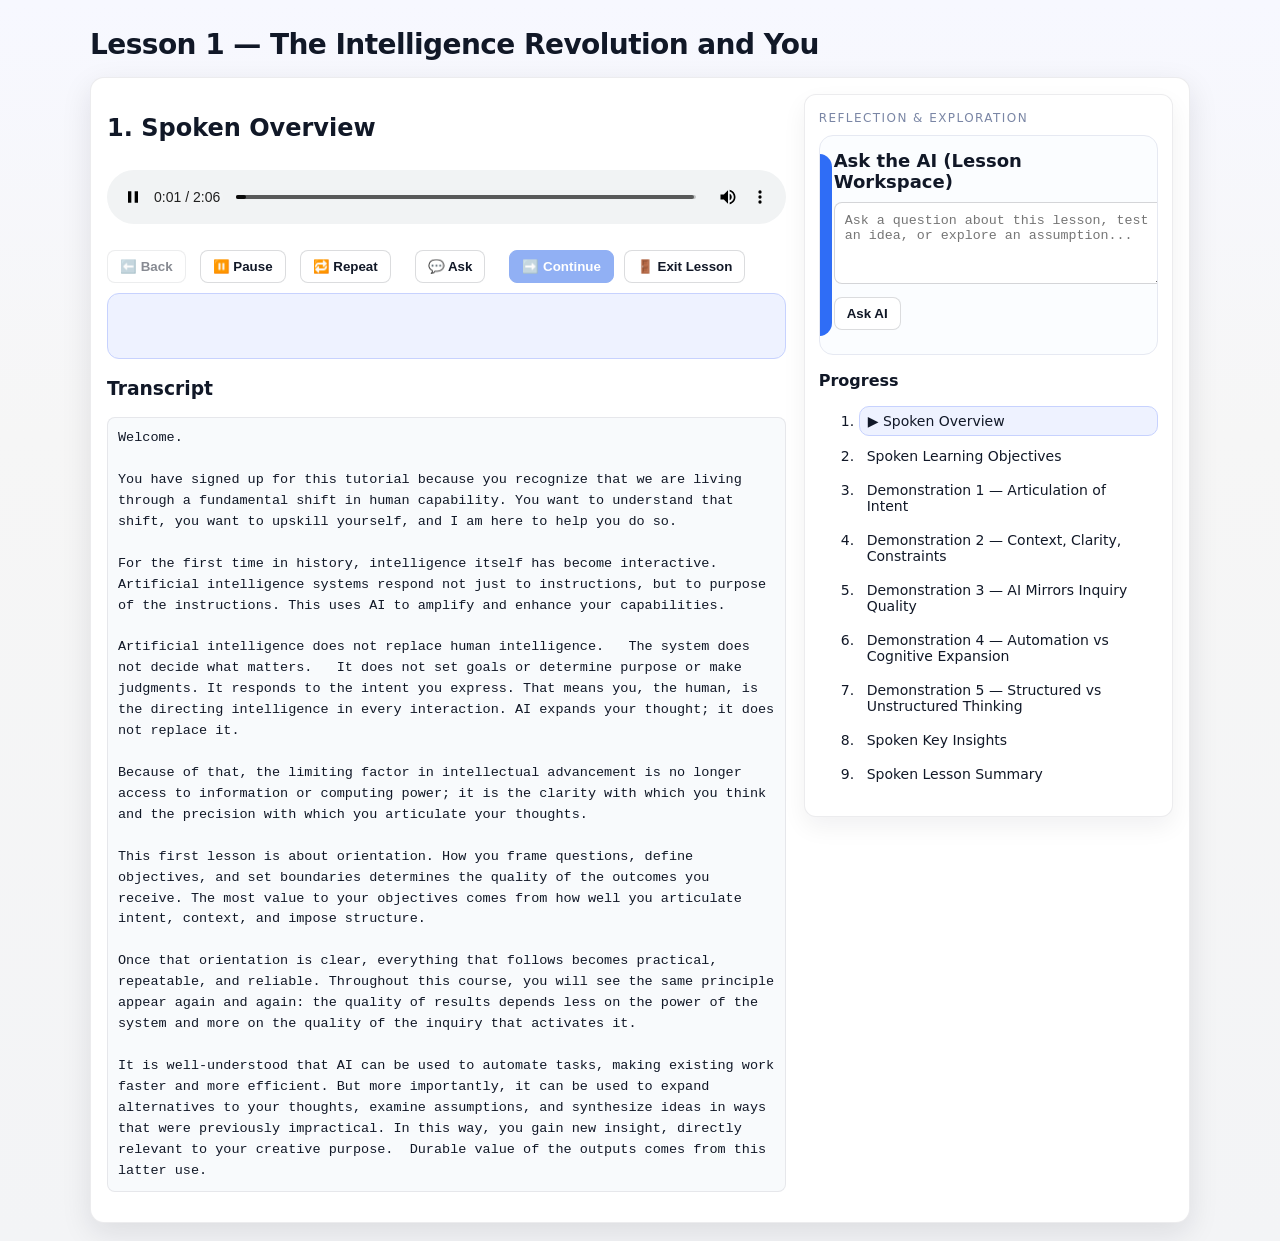
<file: index.html>
<!doctype html>
<html lang="en">
<head>
  <meta charset="utf-8" />
  <meta name="viewport" content="width=device-width,initial-scale=1" />
  <title>Lesson 1 Prototype</title>
  <link rel="stylesheet" href="style.css" />
</head>
<body>
  <div class="wrap">
    <h1>Lesson 1 — The Intelligence Revolution and You</h1>

    <div class="panel">
      <div class="row">
  <!-- LEFT: lesson -->
  <div class="col">
    <h2 id="segTitle"></h2>
    <audio id="audio" controls controlsList="nodownload"></audio>

    <div class="controls">
      <button id="btnBack" class="btn">⬅️ Back</button>
      <button id="btnPlayPause" class="btn btn-primary">▶️ Play</button>
      <button id="btnRepeat" class="btn hidden">🔁 Repeat</button>
      <button id="btnAsk" class="btn">💬 Ask</button>
      <button id="btnNext" class="btn btn-primary">➡️ Continue</button>
      <button id="btnExit" class="btn">🚪 Exit Lesson</button>
    </div>

    <div class="gate" id="gateBox"></div>

    <div class="transcript">
      <h3>Transcript</h3>
      <pre id="transcript"></pre>
          </div>
        </div>
      
    <div class="col side">
    <div class="aiWrap">
      <div class="aiLabel">REFLECTION &amp; EXPLORATION</div>

      <div class="aiCard">
        <h3>Ask the AI (Lesson Workspace)</h3>
        <textarea id="aiInput" rows="4"
          placeholder="Ask a question about this lesson, test an idea, or explore an assumption..."></textarea>

        <div class="controls">
          <button id="aiBtn" class="btn">Ask AI</button>
        </div>

        <pre id="aiOutput" class="hidden"></pre>
    </div>
  </div>

  <!-- Progress stays below -->
  <h3>Progress</h3>
    <ol id="progress"></ol>

</div>

       
      </div>
    </div>

    <div class="modal hidden" id="qModal">
      <div class="modalContent">
        <h3>Ask a question</h3>
        <textarea id="qText" rows="5" placeholder="Type your question here..."></textarea>
        <div class="controls">
            <button id="btnMic">🎤 Voice</button>

          <button id="btnSend">Send</button>
          <button id="btnClose">Resume lesson</button>
        </div>

        <div class="answer">
          <h4>Quest’s answer</h4>
          <pre id="answerText"></pre>
        </div>
      </div>
    </div>

<div id="respModal" class="hidden">
    <div class="modal">
      <h3 id="respPrompt"></h3>
      <button id="respContinue">Continue</button>
    </div>
</div>


<script type="module" src="app.js"></script>

</body>
</html>
</file>
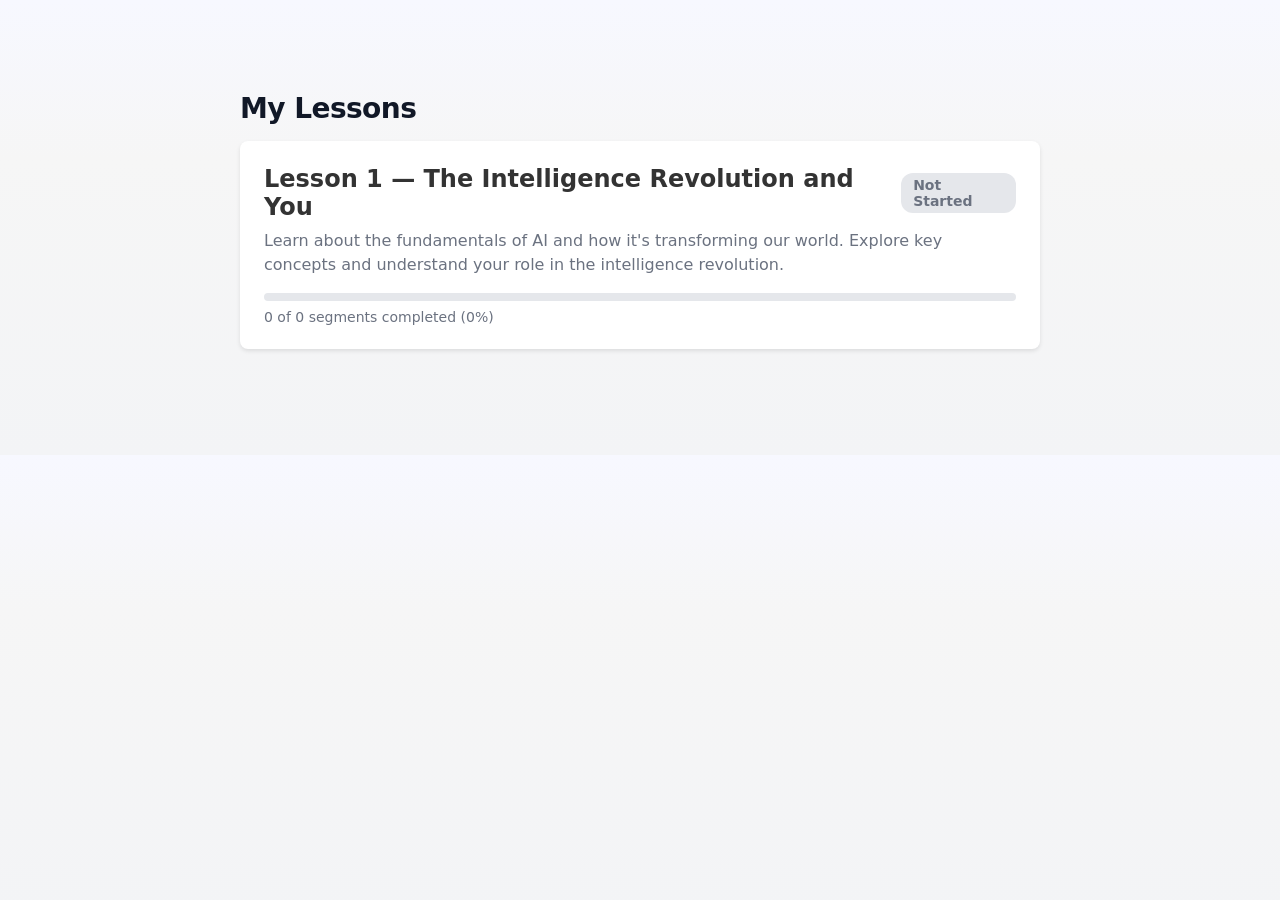
<file: dashboard.html>
<!doctype html>
<html lang="en">
<head>
  <meta charset="utf-8" />
  <meta name="viewport" content="width=device-width,initial-scale=1" />
  <title>My Lessons Dashboard</title>
  <link rel="stylesheet" href="style.css" />
  <style>
    .dashboard {
      max-width: 800px;
      margin: 2rem auto;
      padding: 2rem;
    }

    .lesson-card {
      background: white;
      border-radius: 8px;
      padding: 1.5rem;
      margin-bottom: 1.5rem;
      box-shadow: 0 2px 4px rgba(0,0,0,0.1);
      cursor: pointer;
      transition: transform 0.2s, box-shadow 0.2s;
    }

    .lesson-card:hover {
      transform: translateY(-2px);
      box-shadow: 0 4px 8px rgba(0,0,0,0.15);
    }

    .lesson-header {
      display: flex;
      justify-content: space-between;
      align-items: center;
      margin-bottom: 0.5rem;
    }

    .lesson-title {
      font-size: 1.5rem;
      font-weight: bold;
      color: #333;
    }

    .lesson-status {
      padding: 0.25rem 0.75rem;
      border-radius: 12px;
      font-size: 0.875rem;
      font-weight: 600;
    }

    .lesson-status.completed {
      background: #10b981;
      color: white;
    }

    .lesson-status.in-progress {
      background: #3b82f6;
      color: white;
    }

    .lesson-status.not-started {
      background: #e5e7eb;
      color: #6b7280;
    }

    .lesson-description {
      color: #6b7280;
      margin-bottom: 1rem;
      line-height: 1.5;
    }

    .progress-container {
      background: #e5e7eb;
      border-radius: 9999px;
      height: 8px;
      overflow: hidden;
    }

    .progress-bar {
      height: 100%;
      background: #3b82f6;
      transition: width 0.3s ease;
    }

    .progress-bar.completed {
      background: #10b981;
    }

    .progress-text {
      font-size: 0.875rem;
      color: #6b7280;
      margin-top: 0.5rem;
    }
  </style>
</head>
<body>
  <div class="wrap">
    <div class="dashboard">
      <h1>My Lessons</h1>
      <div id="lessonList"></div>
    </div>
  </div>

  <script type="module">
    const PROGRESS_KEY = "jim_progress_v1";

    const lessons = [
      {
        id: 1,
        title: "Lesson 1 — The Intelligence Revolution and You",
        description: "Learn about the fundamentals of AI and how it's transforming our world. Explore key concepts and understand your role in the intelligence revolution.",
        url: "index.html",
        totalSegments: 9
      }
      // Add more lessons here as you create them
    ];

    function loadProgress() {
      try {
        return JSON.parse(localStorage.getItem(PROGRESS_KEY)) || { lessons: {} };
      } catch {
        return { lessons: {} };
      }
    }

    function getLessonProgress(lessonId) {
      const progress = loadProgress();
      const lesson = progress.lessons?.[String(lessonId)];

      if (!lesson) {
        return { completed: 0, total: 0, isCompleted: false };
      }

      const completedCount = Object.keys(lesson.completedSegments || {}).length;
      return {
        completed: completedCount,
        total: lessons.find(l => l.id === lessonId)?.totalSegments || 0,
        isCompleted: lesson.completed || false
      };
    }

    function getStatusInfo(progress) {
      if (progress.isCompleted) {
        return { label: "Completed", className: "completed" };
      } else if (progress.completed > 0) {
        return { label: "Resume", className: "in-progress" };
      } else {
        return { label: "Not Started", className: "not-started" };
      }
    }

    function renderLessons() {
      const container = document.getElementById("lessonList");
      container.innerHTML = "";

      lessons.forEach(lesson => {
        const progress = getLessonProgress(lesson.id);
        const status = getStatusInfo(progress);
        const percentage = progress.total > 0
          ? Math.round((progress.completed / progress.total) * 100)
          : 0;

        const card = document.createElement("div");
        card.className = "lesson-card";
        card.onclick = () => window.location.href = lesson.url;

        card.innerHTML = `
          <div class="lesson-header">
            <div class="lesson-title">${lesson.title}</div>
            <div class="lesson-status ${status.className}">${status.label}</div>
          </div>
          <div class="lesson-description">${lesson.description}</div>
          <div class="progress-container">
            <div class="progress-bar ${progress.isCompleted ? 'completed' : ''}"
                 style="width: ${percentage}%"></div>
          </div>
          <div class="progress-text">
            ${progress.completed} of ${progress.total} segments completed (${percentage}%)
          </div>
        `;

        container.appendChild(card);
      });
    }

    // Render lessons on page load
    renderLessons();
  </script>
</body>
</html>
</file>
<file: style.css>
body { font-family: system-ui, Arial, sans-serif; margin: 0; background:#f6f6f6; }
.wrap { max-width: 1100px; margin: 0 auto; padding: 18px; }
.panel { background: white; border-radius: 10px; padding: 16px; box-shadow: 0 2px 10px rgba(0,0,0,.08); }
.row { display: flex; gap: 18px; }
.col { flex: 2; }
.side { flex: 1; }
.controls {
  display: flex;
  gap: 10px;
  flex-wrap: wrap;
  margin: 10px 0;
  align-items: center;
}

/* Visual button grouping */
#btnBack { margin-right: 4px; }
#btnPlayPause { margin-right: 4px; }
#btnRepeat { margin-right: 14px; } /* Extra space after playback controls */
#btnAsk { margin-right: 14px; } /* Extra space before navigation */
button { padding: 8px 12px; border-radius: 8px; border: 1px solid #ccc; background:#fff; cursor:pointer; }
button:disabled { opacity:.5; cursor:not-allowed; }
.gate { margin-top: 10px; padding: 10px; background:#faf3d1; border:1px solid #e7d28b; border-radius:8px; min-height: 44px; }
.transcript pre, .answer pre { background:#f2f2f2; padding: 10px; border-radius: 8px; white-space: pre-wrap; }
.modal { position: fixed; inset: 0; background: rgba(0,0,0,.45); display:flex; align-items:center; justify-content:center; }
.modalContent { width: min(900px, 92vw); background:#fff; border-radius: 10px; padding: 16px; }
.hidden { display:none; }
textarea { width: 100%; padding: 10px; border-radius: 8px; border: 1px solid #ccc; }
#btnPause{
  background: #e53935;
  color: #fff;
  border-color: #e53935;
}
#btnPause:hover{
  filter: brightness(0.95);
}

/* --- Modern polish (keep your light theme) --- */

/* nicer page background + spacing */
body{
  background: linear-gradient(180deg, #f7f8ff 0%, #f6f6f6 35%, #f3f4f6 100%);
  color: #111827;
}

/* make the header feel intentional */
.wrap h1{
  font-size: 28px;
  letter-spacing: -0.02em;
  margin: 10px 0 16px;
}

/* panel/card upgrade */
.panel{
  border: 1px solid rgba(17,24,39,0.08);
  box-shadow: 0 10px 30px rgba(17,24,39,0.10);
  border-radius: 14px;
}

/* improve layout behavior on smaller screens */
.row{
  align-items: flex-start;
}
@media (max-width: 900px){
  .row{ flex-direction: column; }
  .side{ width: 100%; }
}

/* audio looks nicer */
audio{
  width: 100%;
  margin: 8px 0 12px;
}

/* button system */
button{
  border: 1px solid rgba(17,24,39,0.15);
  background: #ffffff;
  color: #111827;
  font-weight: 600;
  transition: transform .05s ease, box-shadow .15s ease, background .15s ease, border-color .15s ease;
}
button:hover{
  border-color: rgba(17,24,39,0.25);
  box-shadow: 0 6px 18px rgba(17,24,39,0.08);
}
button:active{
  transform: translateY(1px);
}

/* make Play/Next feel primary */
#btnPlay, #btnNext{
  background: #2563eb;
  border-color: #2563eb;
  color: #fff;
}
#btnPlay:hover, #btnNext:hover{
  filter: brightness(0.96);
}

/* Keep your pause red (already good) but match style */
#btnPause{
  box-shadow: 0 6px 18px rgba(229,57,53,0.18);
}

/* Gate box looks more “system message” */
.gate{
  background: #eef2ff;
  border-color: #c7d2fe;
  color: #1f2937;
  border-radius: 12px;
}

/* transcript + answer cards */
.transcript pre, .answer pre{
  background: #f8fafc;
  border: 1px solid rgba(17,24,39,0.08);
  line-height: 1.55;
  font-size: 13.5px;
  color: #111827;
  min-height: 50px;
}

/* progress area card feel */
.side{
  background: #ffffff;
  border-radius: 12px;
  padding: 14px;
  border: 1px solid rgba(17,24,39,0.08);
  box-shadow: 0 10px 24px rgba(17,24,39,0.06);
}

/* modal upgrade */
.modal{
  background: rgba(17,24,39,0.55);
  backdrop-filter: blur(6px);
}
.modalContent{
  border-radius: 14px;
  box-shadow: 0 20px 60px rgba(17,24,39,0.25);
  border: 1px solid rgba(17,24,39,0.08);
}

/* textarea polish */
textarea{
  background: #fff;
  border: 1px solid rgba(17,24,39,0.18);
}
textarea:focus{
  outline: none;
  border-color: #2563eb;
  box-shadow: 0 0 0 4px rgba(37,99,235,0.15);
}
#progress li{
  margin: 6px 0;
  padding: 6px 8px;
  border-radius: 10px;
}
.side {
  font-size: 14px;
}

.side h3 {
  font-size: 16px;
}

#progress li.active{
  background: #eef2ff;
  border: 1px solid #c7d2fe;
}
.aiBox {
  background: #f8fafc;
  border-left: 4px solid #3b82f6;
  padding: 14px;
  border-radius: 10px;
  margin-top: 16px;
}

.aiBox h3 {
  font-size: 16px;
  font-weight: 600;
}

.aiSub {
  font-size: 13px;
  color: #64748b;
}
.sectionLabel {
  margin-top: 20px;
  font-size: 12px;
  text-transform: uppercase;
  letter-spacing: 0.05em;
  color: #94a3b8;
}
.aiWrap { margin-bottom: 16px; }

.aiLabel{
  font-size: 12px;
  letter-spacing: .12em;
  text-transform: uppercase;
  color: #7a86a5; 
  margin: 2px 0 10px;
}

/* AI card */
.aiCard{
  background: #fbfdff;
  border-radius: 14px;
  padding: 14px;
  border: 1px solid #e6e9f2;
  position: relative;
  overflow: hidden;
}

/* Blue “half-circle” (pill) ONLY on the left side */
.aiCard::before{
  content: "";
  position: absolute;
  left: -14px;           /* pushes it out so you see just the curve */
  top: 18px;
  bottom: 18px;
  width: 26px;
  border-radius: 18px;
  background: #2f6df6;   /* blue */

}

/* Keep content above the decorative bar */
.aiCard * { position: relative; z-index: 1; }

.aiCard h3{
  margin: 0 0 10px;
  font-size: 18px;
}
.aiWrap > button,
.side > button {
  display: none;
}

audio::-internal-media-controls-download-button {
  display: none;
}
audio::-webkit-media-controls-enclosure {
  overflow: hidden;
}
/* Make sure the Ask modal always sits above everything */
#qModal {
  position: fixed;
  inset: 0;
  z-index: 9999;
}

/* If your modal inner panel has its own id/class, ensure it's above too */
#qModal .modal-content {
  position: relative;
  z-index: 10000;
}

/* Keep the AI workspace below modals */
#aiCard, #aiWorkspace, .ai-workspace {
  position: relative;
  z-index: 1;
}
/* Ask Modal - Fixed and not moveable */
#qModal {
  position: fixed;
  inset: 0;
  z-index: 9999;
  align-items: center;
  justify-content: center;
  pointer-events: auto;
}

#qModal:not(.hidden) {
  display: flex;
}

#qModal .modalContent {
  position: relative;
  max-width: 700px;
  width: 90%;
  max-height: 85vh;
  overflow-y: auto;
  user-select: text;
  -webkit-user-drag: none;
  -moz-user-drag: none;
  cursor: default;
}

/* Prevent dragging on modal elements */
#qModal *, #qModal .modalContent * {
  -webkit-user-drag: none;
  -moz-user-drag: none;
}

/* Hide AI card when modal is open */
body.modal-open #aiCard {
  visibility: hidden;
}

/* AI Output - wrap text and keep container fixed */
#aiOutput {
  background: #f8fafc;
  border: 1px solid rgba(17,24,39,0.08);
  padding: 12px;
  border-radius: 10px;
  margin-top: 12px;

  /* Text wrapping */
  white-space: pre-wrap;
  word-wrap: break-word;
  overflow-wrap: break-word;

  /* Keep box size fixed */
  max-width: 100%;
  overflow-x: hidden;

  /* Styling */
  line-height: 1.6;
  font-size: 14px;
  color: #111827;
  min-height: 60px;
}

/* Loading spinner animation */
@keyframes spin {
  from { transform: rotate(0deg); }
  to { transform: rotate(360deg); }
}

.loading-spinner {
  display: inline-block;
  width: 16px;
  height: 16px;
  border: 2px solid rgba(37, 99, 235, 0.2);
  border-top-color: #2563eb;
  border-radius: 50%;
  animation: spin 0.8s linear infinite;
  margin-right: 8px;
  vertical-align: middle;
}

/* Smooth transitions for AI output */
#aiOutput, #answerText {
  transition: opacity 0.2s ease;
}

/* Empty state styling */
.empty-state {
  color: #64748b;
  font-style: italic;
}
</file>
